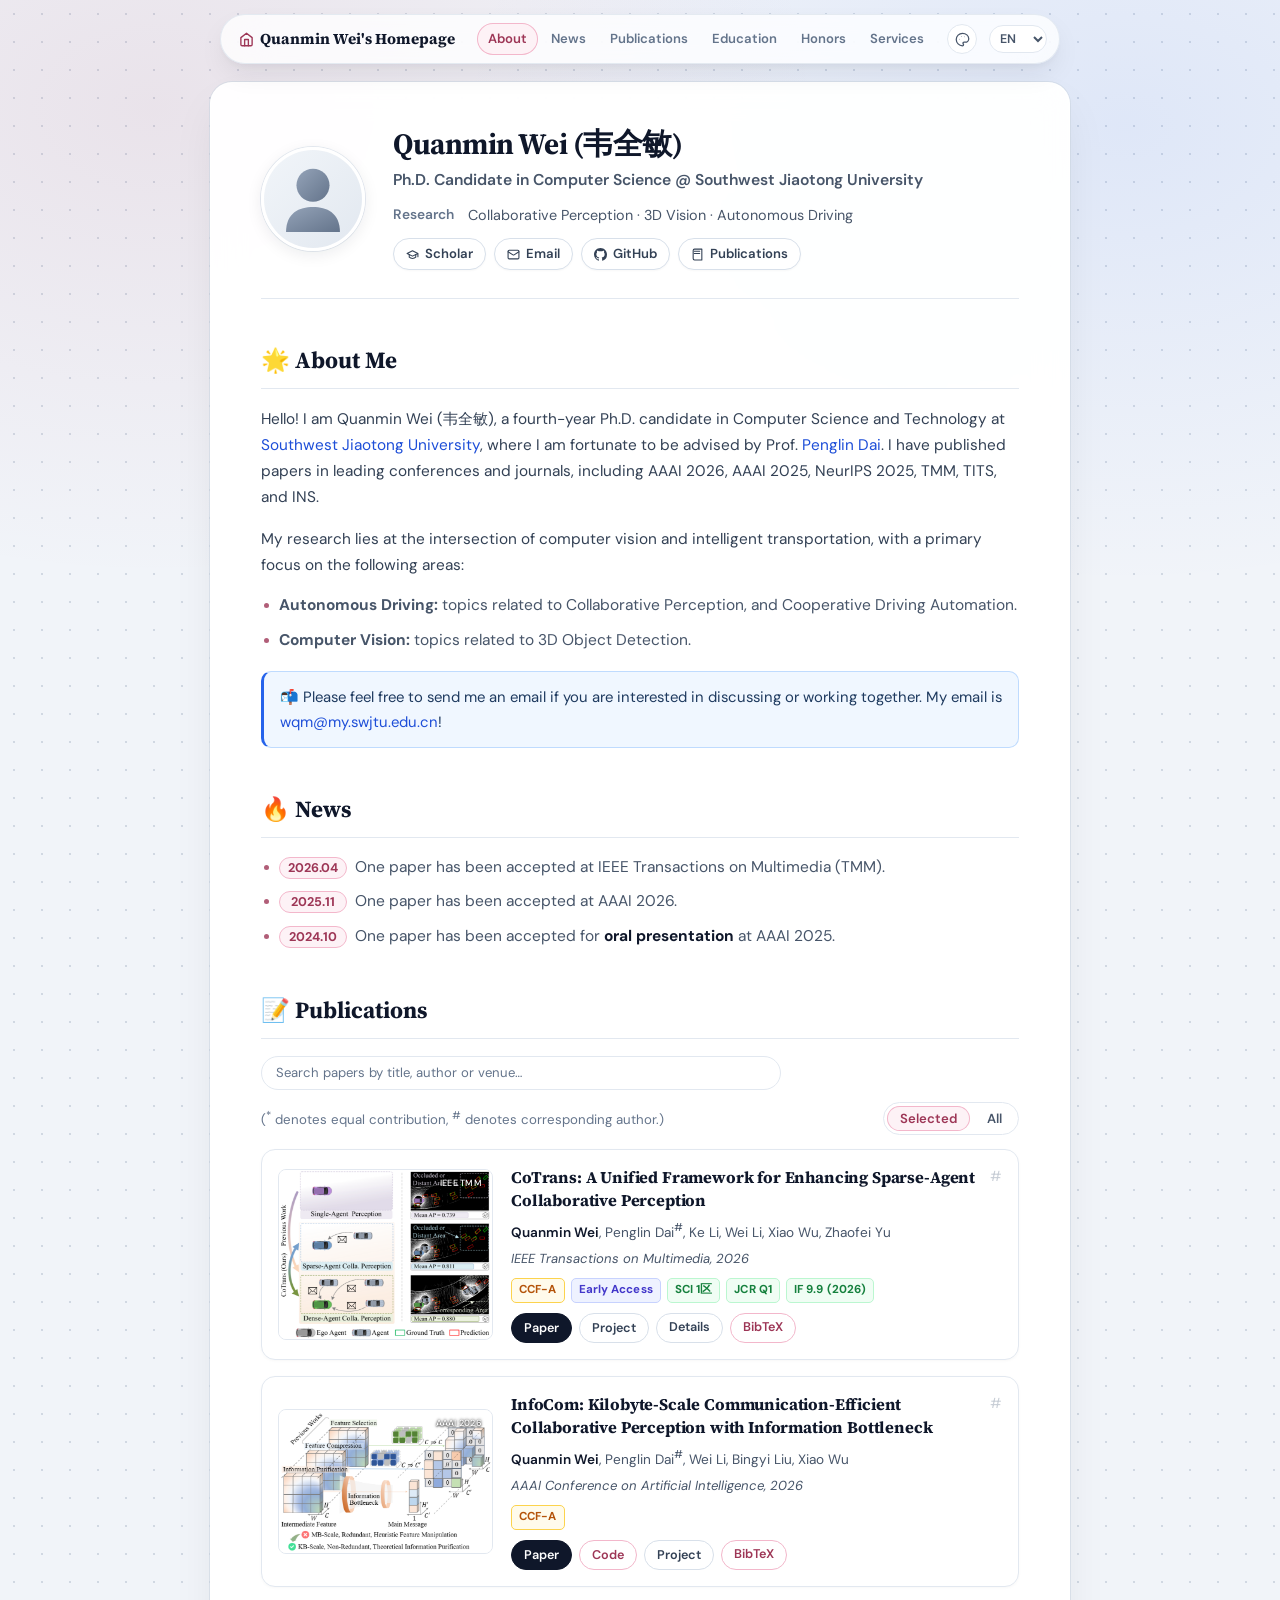
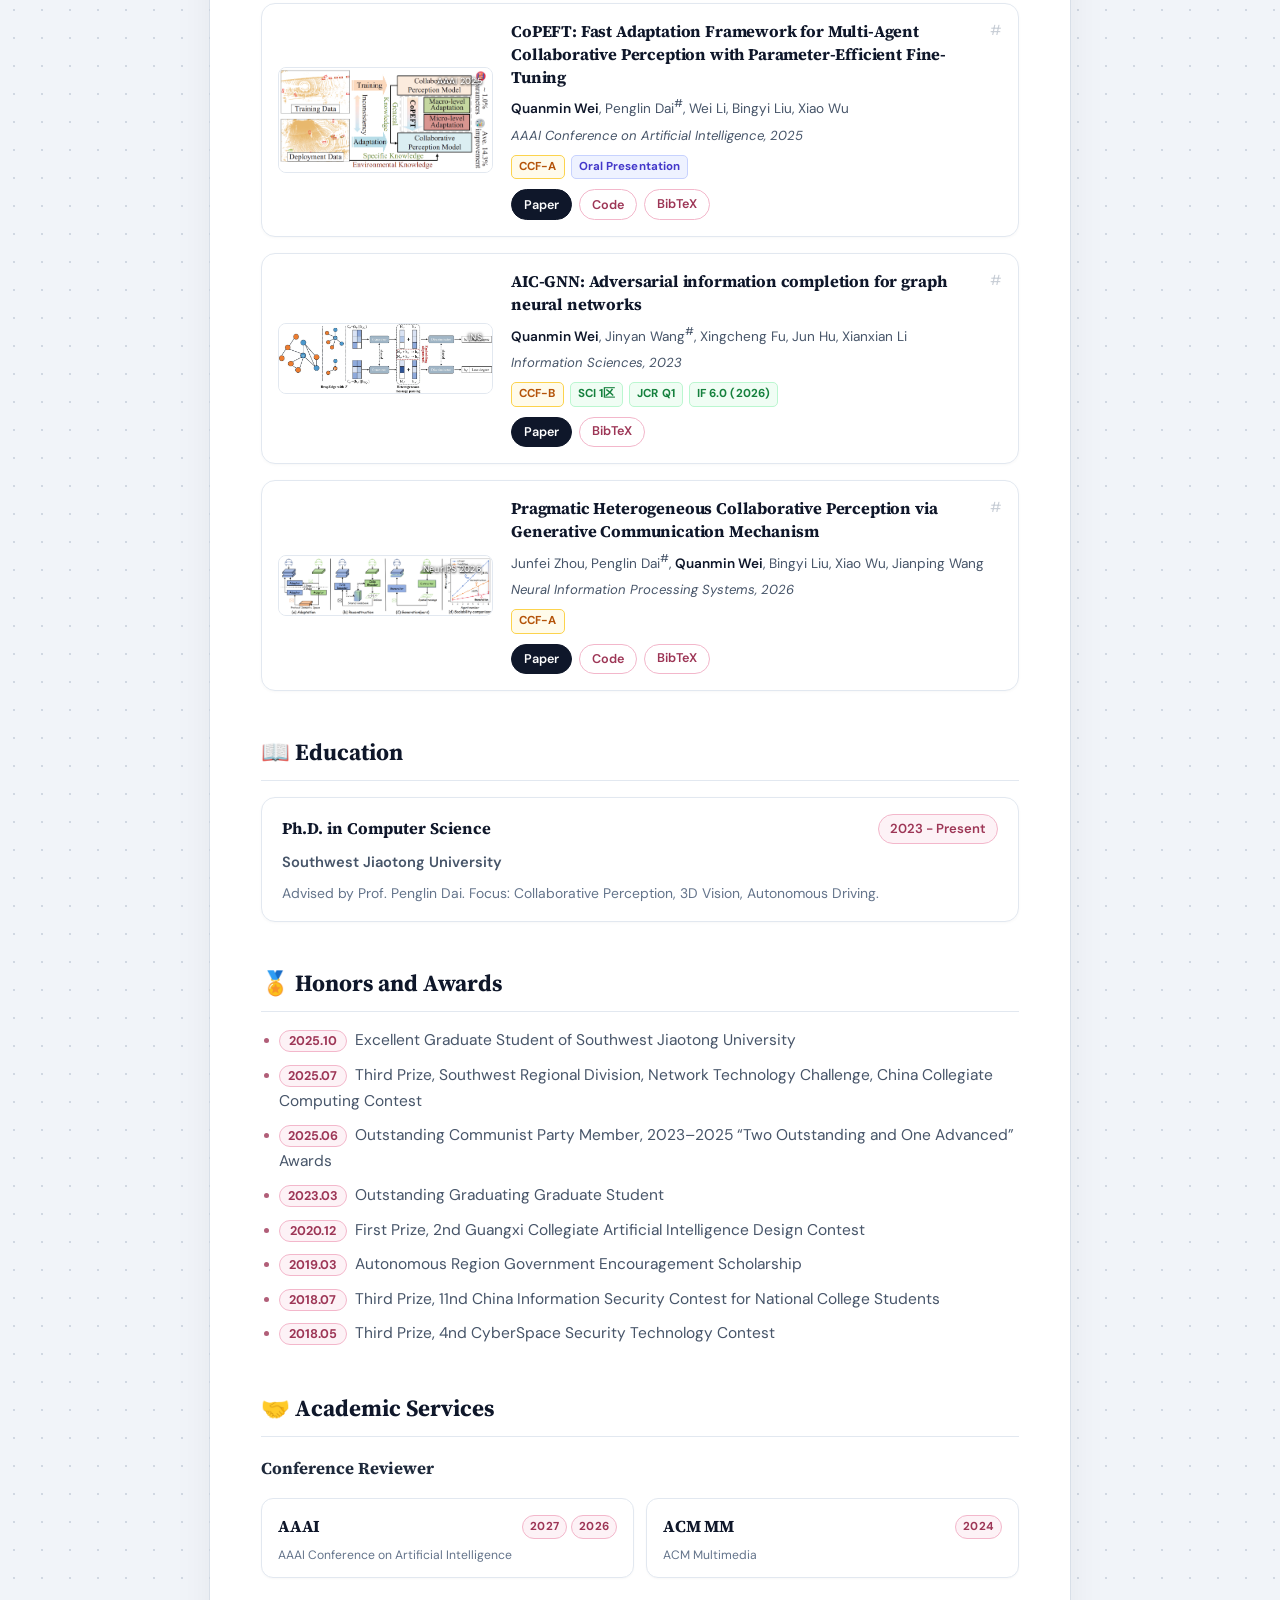
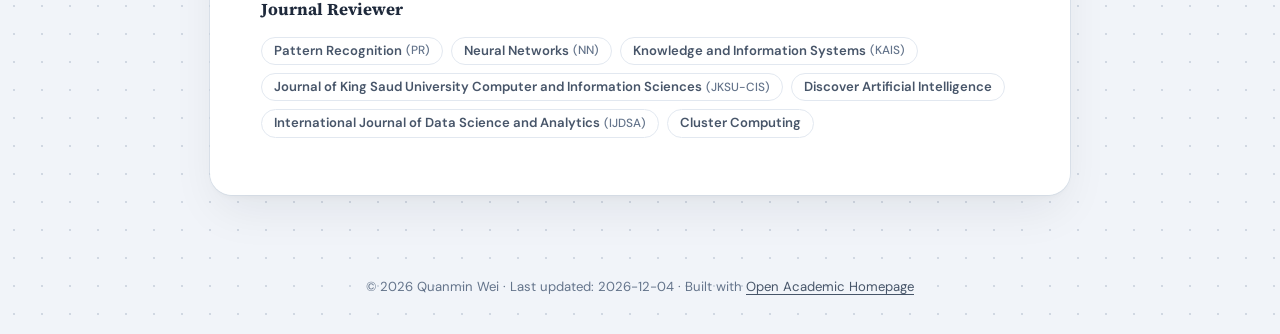
<file: index.html>
<!DOCTYPE html>
<html lang="en">
<head>
  <meta charset="UTF-8">
  <meta name="viewport" content="width=device-width, initial-scale=1.0">
  
  <!-- Page Title & Meta Information -->
  <title>Academic Homepage</title>
  <meta name="description" content="Personal academic homepage.">
  <meta name="author" content="">

  <!-- Open Graph / Social Media Meta Tags -->
  <meta property="og:title" content="Academic Homepage">
  <meta property="og:description" content="Personal academic homepage with publications, research interests, and news.">
  <meta property="og:type" content="website">
  <meta property="og:image" content="images/og-image.png">

  <!-- Favicon -->
  <link rel="icon" type="image/svg+xml" href="favicon.svg">

  <!-- Google Fonts: DM Sans (Body) & Source Serif 4 (Headings) -->
  <link rel="preconnect" href="https://fonts.googleapis.com">
  <link rel="preconnect" href="https://fonts.gstatic.com" crossorigin>
  <link href="https://fonts.googleapis.com/css2?family=DM+Sans:ital,opsz,wght@0,9..40,400;0,9..40,500;0,9..40,600;0,9..40,700;1,9..40,400&family=Source+Serif+4:ital,opsz,wght@0,8..60,600;0,8..60,700;1,8..60,400&display=swap" rel="stylesheet">

  <!-- (Optional) Analytics: GoatCounter, Google Analytics, Umami, etc. -->
  <!--
  <script data-goatcounter="https://YOUR_CODE.goatcounter.com/count" async src="https://gc.zgo.at/count.js"></script>
  -->

  <link rel="stylesheet" href="assets/css/style.css">
</head>
<body>
  <!-- Sticky Top Glassmorphism Navigation -->
  <nav class="site-nav" aria-label="Main Navigation">
    <div class="nav-inner">
      <a href="#" class="nav-brand" aria-label="Back to top">
        <svg width="15" height="15" viewBox="0 0 24 24" fill="none" stroke="currentColor" stroke-width="2.2" stroke-linecap="round" stroke-linejoin="round">
          <path d="m3 9 9-7 9 7v11a2 2 0 0 1-2 2H5a2 2 0 0 1-2-2z"/>
          <polyline points="9 22 9 12 15 12 15 22"/>
        </svg>
        <span></span>
      </a>
      <div class="nav-links"></div>
    </div>
  </nav>

  <!-- Central Single-Column Content -->
  <main class="main-container">
    <header class="profile-header" id="profile-header"></header>
    <div id="main-content"></div>
  </main>

  <!-- Site Footer -->
  <footer class="site-footer">
    <p>© <span id="current-year"></span> · Built with <a href="https://github.com/Laip11/academic-homepage-template" target="_blank" rel="noopener noreferrer">Academic Homepage Template</a></p>
  </footer>

  <script src="assets/js/site.js"></script>
</body>
</html>
</file>
<file: assets/css/style.css>
/* ==========================================================================
       THEME & DESIGN SYSTEM TOKENS
       Easily switch your personal theme by changing these color variables.
       ========================================================================== */
    :root {
      --font-body: "DM Sans", system-ui, -apple-system, "Segoe UI", sans-serif;
      --font-heading: "Source Serif 4", Georgia, "Times New Roman", serif;
      --primary-text: #0f172a;
      --secondary-text: #475569;
      --muted-text: #64748b;

      /* Default theme: Burgundy / Crimson Red.
         Other themes are applied via body[data-theme="..."] below. */
      --accent-color: #9d3656;
      --accent-hover: #b84368;
      --accent-bg: #fdf2f6;
      --accent-border: #f3b7cb;

      --link-color: #1d4ed8;
      --border-color: #cbd5e1;
      --border-light: #e2e8f0;
      --bg-page: #f1f4f9;
      --card-bg: #ffffff;
      --card-inner-bg: #ffffff;
      --callout-bg: #f0f7ff;
      --callout-border: #bfdbfe;
      --callout-text: #1e3a5f;
      --max-width: 860px;

      /* Background glow RGB channels (used by the radial gradients below) */
      --glow-a: 157, 54, 86;
      --glow-b: 37, 99, 235;
      --glow-c: 99, 102, 241;
    }

    body[data-theme="academic-blue"] {
      --accent-color: #1d4ed8;
      --accent-hover: #2563eb;
      --accent-bg: #eff6ff;
      --accent-border: #bfdbfe;
      --glow-a: 37, 99, 235;
      --glow-b: 157, 54, 86;
      --glow-c: 124, 58, 237;
    }

    body[data-theme="forest-green"] {
      --accent-color: #1e6b52;
      --accent-hover: #2d8a6b;
      --accent-bg: #f0fdf4;
      --accent-border: #bbf7d0;
      --glow-a: 30, 107, 82;
      --glow-b: 37, 99, 235;
      --glow-c: 99, 102, 241;
    }

    body[data-theme="slate"] {
      --accent-color: #27272a;
      --accent-hover: #3f3f46;
      --accent-bg: #f4f4f5;
      --accent-border: #e4e4e7;
      --glow-a: 39, 39, 42;
      --glow-b: 71, 85, 105;
      --glow-c: 100, 116, 139;
    }

    * {
      box-sizing: border-box;
    }

    html {
      scroll-behavior: smooth;
    }

    body {
      margin: 0;
      padding: 0;
      font-family: var(--font-body);
      font-size: 15.5px;
      color: var(--secondary-text);
      line-height: 1.7;
      background-color: var(--bg-page);
      background-image:
        radial-gradient(at 12% 12%, rgba(var(--glow-a), 0.09) 0px, transparent 42%),
        radial-gradient(at 88% 14%, rgba(var(--glow-b), 0.09) 0px, transparent 42%),
        radial-gradient(at 50% 60%, rgba(var(--glow-c), 0.05) 0px, transparent 50%),
        radial-gradient(rgba(148, 163, 184, 0.35) 1.2px, transparent 1.2px);
      background-size: 100% 100%, 100% 100%, 100% 100%, 28px 28px;
      background-attachment: fixed, fixed, fixed, scroll;
      -webkit-font-smoothing: antialiased;
      min-height: 100vh;
    }

    /* ==========================================================================
       FLOATING DYNAMIC ISLAND NAVIGATION (APPLE / LINEAR STYLE)
       ========================================================================== */
    .site-nav {
      position: sticky;
      top: 14px;
      z-index: 100;
      width: fit-content;
      max-width: min(calc(100% - 28px), var(--max-width));
      margin: 0 auto;
      background: rgba(255, 255, 255, 0.78);
      -webkit-backdrop-filter: blur(24px) saturate(160%);
      backdrop-filter: blur(24px) saturate(160%);
      border: 1px solid rgba(226, 232, 240, 0.9);
      border-radius: 999px;
      box-shadow:
        0 4px 6px -1px rgba(15, 23, 42, 0.04),
        0 12px 28px -4px rgba(15, 23, 42, 0.08);
      padding: 5px 8px;
      transition: all 0.25s cubic-bezier(0.16, 1, 0.3, 1);
    }

    .nav-inner {
      display: flex;
      align-items: center;
      justify-content: space-between;
      gap: 12px;
      height: 38px;
      padding: 0 4px;
    }

    .nav-brand {
      display: inline-flex;
      align-items: center;
      gap: 6px;
      font-family: var(--font-heading);
      font-weight: 700;
      font-size: 0.95rem;
      color: var(--primary-text);
      text-decoration: none;
      white-space: nowrap;
      padding: 4px 10px 4px 6px;
      border-radius: 999px;
      transition: color 0.18s ease;
    }

    .nav-brand svg {
      flex-shrink: 0;
      color: var(--accent-color);
      transition: transform 0.2s ease;
    }

    .nav-brand:hover {
      color: var(--accent-color);
      text-decoration: none;
    }

    .nav-brand:hover svg {
      transform: scale(1.1);
    }

    .nav-links {
      display: flex;
      align-items: center;
      gap: 2px;
      overflow-x: auto;
      scrollbar-width: none;
      -webkit-overflow-scrolling: touch;
    }

    .nav-links::-webkit-scrollbar {
      display: none;
    }

    .nav-links a {
      padding: 5px 11px;
      font-size: 0.82rem;
      font-weight: 600;
      color: #64748b;
      border-radius: 999px;
      text-decoration: none;
      white-space: nowrap;
      transition: all 0.2s cubic-bezier(0.16, 1, 0.3, 1);
    }

    .nav-links a:hover {
      color: var(--primary-text);
      background: rgba(15, 23, 42, 0.05);
      text-decoration: none;
    }

    .nav-links a.active {
      color: var(--accent-color);
      background: var(--accent-bg);
      box-shadow: inset 0 0 0 1px var(--accent-border);
      text-decoration: none;
    }

    .theme-toggle {
      display: inline-flex;
      align-items: center;
      justify-content: center;
      width: 30px;
      height: 30px;
      flex-shrink: 0;
      border-radius: 50%;
      border: 1px solid var(--border-light);
      background: #ffffff;
      color: var(--secondary-text);
      cursor: pointer;
      transition: all 0.18s ease;
    }

    .theme-toggle svg {
      width: 15px;
      height: 15px;
    }

    .theme-toggle:hover,
    .theme-toggle:focus-visible {
      color: var(--accent-color);
      background: var(--accent-bg);
      border-color: var(--accent-border);
      outline: none;
    }

    .lang-select {
      height: 28px;
      max-width: 84px;
      flex-shrink: 0;
      border-radius: 999px;
      border: 1px solid var(--border-light);
      background: #ffffff;
      color: var(--secondary-text);
      font-family: var(--font-body);
      font-size: 0.78rem;
      font-weight: 600;
      padding: 0 6px;
      cursor: pointer;
      transition: all 0.18s ease;
    }

    .lang-select:hover,
    .lang-select:focus-visible {
      color: var(--accent-color);
      background: var(--accent-bg);
      border-color: var(--accent-border);
      outline: none;
    }

    .lang-select option {
      background: #ffffff;
      color: #334155;
    }

    /* ==========================================================================
       MAIN CONTAINER CARD (SCHEME A FROSTED GLASS)
       ========================================================================== */
    .main-container {
      max-width: var(--max-width);
      margin: 32px auto 48px;
      padding: 44px 50px 52px;
      background: rgba(255, 255, 255, 0.96);
      -webkit-backdrop-filter: blur(16px);
      backdrop-filter: blur(16px);
      border: 1px solid rgba(255, 255, 255, 0.95);
      border-radius: 22px;
      box-shadow:
        0 0 0 1px rgba(203, 213, 225, 0.6),
        0 4px 6px -1px rgba(15, 23, 42, 0.03),
        0 20px 48px -8px rgba(15, 23, 42, 0.08);
      position: relative;
    }

    .profile-header {
      display: flex;
      gap: 28px;
      align-items: center;
      margin-bottom: 32px;
      padding-bottom: 28px;
      border-bottom: 1px solid var(--border-light);
    }

    .profile-avatar {
      width: 104px;
      height: 104px;
      object-fit: cover;
      border-radius: 50%;
      border: 3px solid #ffffff;
      box-shadow: 0 4px 16px rgba(15, 23, 42, 0.08), 0 0 0 1px rgba(226, 232, 240, 0.8);
      flex-shrink: 0;
      transition: transform 0.25s ease;
    }

    .profile-avatar:hover {
      transform: scale(1.03);
    }

    .profile-name {
      margin: 0;
      line-height: 1.15;
      font-family: var(--font-heading);
      font-size: 1.85rem;
      color: var(--primary-text);
      letter-spacing: -0.015em;
    }

    .profile-role {
      margin: 6px 0 5px;
      color: var(--secondary-text);
      font-weight: 600;
      font-size: 0.98rem;
    }

    .profile-meta {
      display: grid;
      grid-template-columns: max-content minmax(0, 1fr);
      column-gap: 14px;
      row-gap: 5px;
      margin-top: 10px;
    }

    .profile-meta-row {
      display: contents;
    }

    .profile-meta-label {
      color: var(--muted-text);
      font-size: 0.86rem;
      font-weight: 600;
      line-height: 1.5;
      white-space: nowrap;
    }

    .profile-meta-value {
      color: var(--secondary-text);
      font-size: 0.9rem;
      line-height: 1.55;
      overflow-wrap: anywhere;
    }

    .profile-meta-value a {
      color: var(--link-color);
      text-decoration: none;
    }

    .profile-meta-value a:hover {
      text-decoration: underline;
    }

    .profile-links-block {
      margin-top: 12px;
    }

    .profile-links-block .quick-links {
      margin-top: 10px;
    }

    .quick-links {
      display: flex;
      flex-wrap: wrap;
      gap: 8px;
      margin-top: 14px;
    }

    .quick-link {
      display: inline-flex;
      align-items: center;
      gap: 6px;
      padding: 4px 12px;
      border-radius: 999px;
      font-size: 0.82rem;
      font-weight: 600;
      border: 1px solid #d8e0ea;
      background: #ffffff;
      color: #334155;
      text-decoration: none;
      box-shadow: 0 1px 2px rgba(0, 0, 0, 0.03);
      transition: all 0.18s ease;
    }

    .quick-link svg {
      flex-shrink: 0;
      color: inherit;
    }

    .quick-link:hover {
      border-color: var(--accent-border);
      background: var(--accent-bg);
      color: var(--accent-color);
      transform: translateY(-1px);
      box-shadow: 0 3px 8px rgba(157, 54, 86, 0.12);
      text-decoration: none;
    }

    /* ==========================================================================
       SECTION HEADINGS & TYPOGRAPHY
       ========================================================================== */
    h1, h2, h3 {
      color: var(--primary-text);
      font-family: var(--font-heading);
      font-weight: 700;
    }

    .section-title {
      font-family: var(--font-heading);
      font-size: 1.45rem;
      font-weight: 700;
      color: var(--primary-text);
      margin-top: 42px;
      margin-bottom: 16px;
      padding-bottom: 8px;
      border-bottom: 1.5px solid var(--border-light);
      position: relative;
      display: flex;
      align-items: center;
      gap: 8px;
      scroll-margin-top: 88px;
    }

    .subsection-title {
      font-size: 1.15rem;
      border-bottom: none;
      margin-top: 24px;
      margin-bottom: 12px;
      padding-bottom: 0;
    }

    a {
      color: var(--link-color);
      text-decoration: none;
    }

    a:hover {
      text-decoration: underline;
    }

    .lead {
      font-size: 0.96rem;
      color: #334155;
      margin-top: 8px;
      line-height: 1.7;
    }

    .collab-callout {
      margin: 18px 0 0;
      padding: 13px 16px;
      border: 1px solid var(--callout-border);
      border-left: 3.5px solid #2563eb;
      border-radius: 10px;
      background: var(--callout-bg);
      color: var(--callout-text);
      font-size: 0.93rem;
      line-height: 1.65;
    }

    /* ==========================================================================
       MODERN LIST (NEWS, HONORS, SERVICES)
       ========================================================================== */
    .modern-list {
      list-style: none;
      padding-left: 0;
      margin: 0;
    }

    .modern-list li {
      position: relative;
      padding-left: 18px;
      margin-bottom: 9px;
      line-height: 1.65;
      color: var(--secondary-text);
    }

    .modern-list li::before {
      content: "";
      position: absolute;
      left: 3px;
      top: 10px;
      width: 5px;
      height: 5px;
      border-radius: 50%;
      background: var(--accent-color);
      opacity: 0.8;
    }

    .modern-list-date {
      display: inline-block;
      font-size: 0.79rem;
      font-weight: 700;
      color: var(--accent-color);
      background: var(--accent-bg);
      border: 1px solid var(--accent-border);
      padding: 1px 7px;
      border-radius: 999px;
      margin-right: 8px;
      line-height: 1.4;
      white-space: nowrap;
      vertical-align: middle;
      text-align: center;
      font-variant-numeric: tabular-nums;
      font-feature-settings: "tnum" 1;
    }

    .modern-list-date.is-date-compact {
      width: 5.35em;
      overflow: hidden;
    }

    .modern-list-content {
      display: inline;
    }

    .modern-list-content strong {
      color: var(--primary-text);
    }

    /* ==========================================================================
       EXPERIENCE & EDUCATION CARDS
       ========================================================================== */
    .exp-card {
      background: #ffffff;
      border: 1px solid var(--border-light);
      border-radius: 14px;
      padding: 16px 20px;
      margin-bottom: 14px;
      transition: all 0.22s cubic-bezier(0.16, 1, 0.3, 1);
      display: flex;
      flex-direction: column;
      gap: 6px;
      box-shadow: 0 1px 3px rgba(15, 23, 42, 0.03);
    }

    .exp-card:hover {
      transform: translateY(-2px);
      border-color: #cbd5e1;
      box-shadow: 0 8px 22px -4px rgba(15, 23, 42, 0.08);
    }

    .exp-header {
      display: flex;
      justify-content: space-between;
      align-items: center;
    }

    .exp-title {
      font-family: var(--font-heading);
      font-size: 1.02rem;
      font-weight: 700;
      color: var(--primary-text);
    }

    .exp-date {
      font-size: 0.82rem;
      color: var(--accent-color);
      background: var(--accent-bg);
      border: 1px solid var(--accent-border);
      padding: 3px 11px;
      border-radius: 999px;
      font-weight: 600;
      white-space: nowrap;
    }

    .exp-org {
      font-size: 0.92rem;
      font-weight: 600;
      color: var(--secondary-text);
      display: inline-flex;
      align-items: center;
      gap: 8px;
      flex-wrap: wrap;
    }

    .company-logo {
      width: 20px;
      height: 20px;
      object-fit: contain;
      border-radius: 4px;
      background: #fff;
      border: 1px solid #e2e8f0;
      padding: 2px;
      flex-shrink: 0;
    }

    .exp-desc {
      font-size: 0.87rem;
      color: var(--muted-text);
      line-height: 1.55;
      margin-top: 2px;
    }

    /* ==========================================================================
       WORKING PAPERS / PREPRINT MINI CARDS
       ========================================================================== */
    .mini-card {
      background: #ffffff;
      border: 1px solid var(--border-light);
      border-left: 4px solid var(--accent-color);
      border-radius: 12px;
      padding: 14px 18px;
      margin-bottom: 12px;
      transition: all 0.22s cubic-bezier(0.16, 1, 0.3, 1);
      box-shadow: 0 1px 3px rgba(15, 23, 42, 0.03);
    }

    .mini-card:hover {
      transform: translateX(4px);
      box-shadow: 0 6px 18px -3px rgba(15, 23, 42, 0.08);
      border-left-color: var(--accent-hover);
      border-color: #cbd5e1;
    }

    .mini-card-title {
      font-family: var(--font-heading);
      font-size: 0.94rem;
      font-weight: 600;
      color: var(--primary-text);
      margin-bottom: 4px;
      line-height: 1.4;
    }

    .mini-card-authors {
      font-size: 0.84rem;
      color: var(--secondary-text);
      line-height: 1.5;
    }

    .mini-card-authors strong {
      color: var(--primary-text);
    }

    .mini-card-status {
      font-size: 0.8rem;
      color: var(--muted-text);
      margin-top: 3px;
    }

    /* ==========================================================================
       BENTO GRID FOR ACADEMIC SERVICES
       ========================================================================== */
    .service-grid {
      display: grid;
      grid-template-columns: repeat(2, 1fr);
      gap: 12px;
      margin-top: 14px;
    }

    .service-tile {
      background: #ffffff;
      border: 1px solid var(--border-light);
      border-radius: 12px;
      padding: 13px 16px;
      display: flex;
      flex-direction: column;
      justify-content: center;
      gap: 6px;
      min-height: 80px;
      transition: all 0.22s cubic-bezier(0.16, 1, 0.3, 1);
      box-shadow: 0 1px 2px rgba(15, 23, 42, 0.03);
    }

    .service-tile:hover {
      transform: translateY(-2px);
      box-shadow: 0 6px 18px -2px rgba(15, 23, 42, 0.08);
      border-color: #cbd5e1;
    }

    .tile-header {
      display: flex;
      align-items: center;
      justify-content: space-between;
      gap: 8px;
    }

    .tile-conf-name {
      font-family: var(--font-heading);
      font-weight: 700;
      font-size: 1.05rem;
      color: #0f172a;
      letter-spacing: -0.01em;
    }

    .tile-years {
      display: flex;
      align-items: center;
      gap: 4px;
      flex-wrap: wrap;
      justify-content: flex-end;
    }

    .tile-year-pill {
      display: inline-flex;
      align-items: center;
      gap: 2px;
      padding: 1.5px 7px;
      background: var(--accent-bg);
      border: 1px solid var(--accent-border);
      color: var(--accent-color);
      border-radius: 999px;
      font-size: 0.72rem;
      font-weight: 700;
      letter-spacing: 0.02em;
    }

    .tile-year-pill small {
      font-size: 0.65rem;
      font-weight: 500;
      opacity: 0.85;
    }

    .tile-full-name {
      font-size: 0.76rem;
      color: #64748b;
      line-height: 1.35;
    }

    /* Journal chips & workshop rows (services.other) */
    .journal-grid {
      display: flex;
      flex-wrap: wrap;
      gap: 8px;
      margin-bottom: 4px;
    }

    .journal-chip {
      display: inline-flex;
      align-items: center;
      gap: 4px;
      max-width: 100%;
      padding: 4px 12px;
      background: #ffffff;
      border: 1px solid var(--border-light);
      border-radius: 999px;
      color: var(--secondary-text);
      font-size: 0.82rem;
      font-weight: 600;
      line-height: 1.4;
      text-decoration: none;
      transition: all 0.18s ease;
    }

    .journal-chip:hover {
      background: var(--accent-bg);
      border-color: var(--accent-border);
      color: var(--accent-color);
    }

    .journal-chip-abbr {
      color: var(--muted-text);
      font-size: 0.74rem;
      font-weight: 500;
    }

    .workshop-list {
      display: flex;
      flex-direction: column;
      gap: 9px;
      margin-bottom: 4px;
    }

    .workshop-item {
      display: flex;
      flex-wrap: wrap;
      align-items: baseline;
      gap: 4px 8px;
      padding: 9px 14px;
      background: #ffffff;
      border: 1px solid var(--border-light);
      border-left: 3px solid var(--accent-color);
      border-radius: 8px;
      color: var(--secondary-text);
      font-size: 0.87rem;
      line-height: 1.5;
    }

    .workshop-name {
      color: var(--primary-text);
      font-weight: 600;
    }

    .workshop-meta {
      color: var(--muted-text);
      font-size: 0.8rem;
    }

    @media (max-width: 600px) {
      .service-grid {
        grid-template-columns: 1fr;
      }
    }

    /* Grants & funded projects */
    .grants-list {
      display: flex;
      flex-direction: column;
      gap: 11px;
    }

    .grants-item {
      padding: 12px 16px;
      background: var(--card-bg);
      border: 1px solid var(--border-light);
      border-left: 3px solid var(--accent-color);
      border-radius: 10px;
      box-shadow: 0 1px 3px rgba(15, 23, 42, 0.03);
    }

    .grants-head {
      display: flex;
      align-items: center;
      justify-content: space-between;
      gap: 8px;
      margin-bottom: 5px;
    }

    .grants-type {
      font-size: 0.72rem;
      font-weight: 700;
      letter-spacing: 0.05em;
      text-transform: uppercase;
      color: var(--accent-color);
      background: var(--accent-bg);
      border: 1px solid var(--accent-border);
      border-radius: 4px;
      padding: 1px 7px;
    }

    .grants-status {
      font-size: 0.72rem;
      font-weight: 700;
      border-radius: 999px;
      padding: 1px 9px;
      white-space: nowrap;
    }

    .grants-status.is-active {
      color: #15803d;
      background: #f0fdf4;
      border: 1px solid #bbf7d0;
    }

    .grants-status.is-completed {
      color: #4b5563;
      background: #f3f4f6;
      border: 1px solid #d1d5db;
    }

    .grants-title {
      color: var(--primary-text);
      font-family: var(--font-heading);
      font-size: 0.96rem;
      font-weight: 700;
      line-height: 1.45;
      text-decoration: none;
    }

    .grants-title:hover {
      color: var(--accent-color);
      text-decoration: underline;
      text-underline-offset: 3px;
    }

    .grants-meta {
      margin-top: 5px;
      color: var(--muted-text);
      font-size: 0.82rem;
      line-height: 1.5;
    }

    /* ==========================================================================
       PUBLICATIONS & PAPER CARDS
       ========================================================================== */
    .publications-toolbar {
      display: flex;
      align-items: center;
      justify-content: space-between;
      gap: 12px;
      margin-bottom: 14px;
      flex-wrap: wrap;
    }

    .muted-note {
      font-size: 0.83rem;
      color: var(--muted-text);
      margin: 0;
    }

    .publications-search-row {
      display: flex;
      justify-content: flex-start;
      margin-bottom: 12px;
    }

    .paper-search {
      height: 34px;
      width: 100%;
      max-width: 520px;
      min-width: 0;
      padding: 4px 14px;
      border: 1px solid var(--border-light);
      border-radius: 999px;
      background: #ffffff;
      color: var(--primary-text);
      font-family: var(--font-body);
      font-size: 0.82rem;
      outline: none;
      transition: all 0.18s ease;
    }

    .paper-search::placeholder {
      color: var(--muted-text);
    }

    .paper-search:focus {
      border-color: var(--accent-border);
      box-shadow: 0 0 0 3px var(--accent-bg);
    }

    .paper-toggle {
      display: inline-flex;
      align-items: center;
      gap: 4px;
      padding: 3px;
      border: 1px solid var(--border-light);
      border-radius: 999px;
      background: var(--card-inner-bg);
    }

    .paper-toggle-btn {
      border: none;
      background: transparent;
      color: var(--secondary-text);
      font-family: inherit;
      font-size: 0.82rem;
      font-weight: 600;
      padding: 4px 13px;
      border-radius: 999px;
      cursor: pointer;
      transition: all 0.16s ease;
    }

    .paper-toggle-btn:hover {
      color: var(--accent-color);
    }

    .paper-toggle-btn.is-active {
      background: var(--accent-bg);
      color: var(--accent-color);
      box-shadow: inset 0 0 0 1px var(--accent-border);
    }

    .publications-container.is-selected-only .paper-card:not([data-selected="true"]) {
      display: none;
    }

    #published-papers .paper-card.is-filtered-out {
      display: none !important;
    }

    .paper-no-results {
      margin: 8px 0 18px;
      padding: 18px;
      border: 1px dashed var(--border-color);
      border-radius: 12px;
      text-align: center;
      color: var(--muted-text);
      font-size: 0.9rem;
    }

    .paper-year-divider {
      display: flex;
      align-items: center;
      gap: 12px;
      margin: 22px 0 9px;
      color: var(--accent-color);
      font-size: 0.8rem;
      font-weight: 700;
      letter-spacing: 0.08em;
      text-transform: uppercase;
    }

    .paper-year-divider::before,
    .paper-year-divider::after {
      content: "";
      flex: 1;
      height: 1px;
      background: var(--border-light);
    }

    .paper-year-divider[hidden] {
      display: none;
    }

    .paper-card {
      display: flex;
      flex-direction: row;
      align-items: center;
      scroll-margin-top: 96px;
      background: #ffffff;
      border: 1px solid var(--border-light);
      border-radius: 14px;
      padding: 16px;
      margin-bottom: 16px;
      transition: all 0.25s cubic-bezier(0.16, 1, 0.3, 1);
      box-shadow: 0 1px 3px rgba(15, 23, 42, 0.03);
      gap: 18px;
    }

    .paper-card:hover {
      box-shadow: 0 8px 24px -4px rgba(15, 23, 42, 0.08);
      transform: translateY(-2px);
      border-color: #cbd5e1;
    }

    .paper-image-container {
      flex: 0 0 215px;
      position: relative;
      border-radius: 8px;
      overflow: hidden;
      border: 1px solid var(--border-light);
      background: #ffffff;
    }

    .paper-venue-corner {
      position: absolute;
      top: 6px;
      right: 6px;
      z-index: 2;
      max-width: calc(100% - 12px);
      padding: 0 4px;
      overflow: hidden;
      white-space: nowrap;
      text-overflow: ellipsis;
      background: transparent;
      border: 0;
      color: #ffffff;
      font-size: 0.56rem;
      font-weight: 500;
      letter-spacing: 0.03em;
      text-shadow:
        0 0 3px rgba(0, 0, 0, 0.9),
        0 1px 2px rgba(0, 0, 0, 0.65);
      pointer-events: none;
    }

    .paper-image-container img {
      width: 100%;
      height: auto;
      display: block;
      transition: transform 0.4s ease;
    }

    .paper-card:hover .paper-image-container img {
      transform: scale(1.02);
    }

    .paper-content {
      flex: 1;
      display: flex;
      flex-direction: column;
      gap: 7px;
    }

    .paper-title {
      font-family: var(--font-heading);
      font-size: 1.02rem;
      font-weight: 700;
      color: var(--primary-text);
      line-height: 1.4;
      letter-spacing: -0.01em;
    }

    .paper-title-row {
      display: flex;
      align-items: flex-start;
      gap: 8px;
    }

    .paper-title-row .paper-title {
      flex: 1;
    }

    .paper-anchor {
      flex-shrink: 0;
      color: var(--muted-text);
      font-family: var(--font-body);
      font-size: 0.9rem;
      line-height: 1.4;
      text-decoration: none;
      opacity: 0.35;
      transition: all 0.15s ease;
    }

    .paper-anchor:hover {
      color: var(--accent-color);
      opacity: 1;
    }

    .paper-authors {
      font-size: 0.85rem;
      color: var(--secondary-text);
      line-height: 1.55;
    }

    .paper-authors strong {
      color: var(--primary-text);
      font-weight: 600;
    }

    .paper-venue-full {
      color: var(--secondary-text);
      font-size: 0.82rem;
      font-style: italic;
      line-height: 1.5;
      overflow-wrap: anywhere;
    }

    .paper-meta {
      display: flex;
      align-items: center;
      gap: 6px;
      margin-top: 2px;
      flex-wrap: wrap;
    }

    .paper-meta .ccf-badge,
    .paper-meta .tag-badge,
    .paper-meta .metric-badge {
      padding: 1.5px 7px;
      border-radius: 5px;
      font-size: 0.72rem;
      letter-spacing: 0.1px;
    }

    .conf-badge {
      background: var(--accent-bg);
      color: var(--accent-color);
      border: 1px solid var(--accent-border);
      padding: 2.5px 9px;
      border-radius: 6px;
      font-size: 0.82rem;
      font-weight: 600;
      letter-spacing: 0.3px;
    }

    .ccf-badge {
      background: #fffbeb;
      color: #b45309;
      border: 1px solid #fcd34d;
      padding: 2.5px 8px;
      border-radius: 6px;
      font-size: 0.78rem;
      font-weight: 700;
      letter-spacing: 0.3px;
    }

    .paper-links {
      margin-top: 3px;
      display: flex;
      gap: 7px;
      flex-wrap: wrap;
    }

    .paper-btn {
      display: inline-flex;
      align-items: center;
      padding: 3.5px 12px;
      border: 1px solid #d8e0ea;
      border-radius: 999px;
      font-size: 0.79rem;
      font-weight: 600;
      color: #334155;
      text-decoration: none;
      background: #fff;
      transition: all 0.18s ease;
      gap: 5px;
    }

    .paper-btn:hover {
      background: var(--accent-bg);
      border-color: var(--accent-border);
      color: var(--accent-color);
      text-decoration: none;
    }

    .paper-btn-primary {
      background: #0f172a;
      border-color: #0f172a;
      color: #ffffff;
    }

    .paper-btn-primary:hover {
      background: #1e293b;
      border-color: #1e293b;
      color: #ffffff;
    }

    .paper-btn-secondary {
      background: #fff;
      border-color: var(--accent-border);
      color: var(--accent-color);
    }

    .paper-btn-secondary:hover {
      background: var(--accent-bg);
      border-color: var(--accent-color);
      color: var(--accent-color);
    }

    /* Paper extra badges: CCF / SCI zone / JCR quartile / Impact Factor */
    .tag-badge {
      background: #eef2ff;
      color: #4338ca;
      border: 1px solid #c7d2fe;
      padding: 2.5px 8px;
      border-radius: 6px;
      font-size: 0.78rem;
      font-weight: 700;
      letter-spacing: 0.2px;
    }

    .metric-badge {
      background: #f0fdf4;
      color: #15803d;
      border: 1px solid #bbf7d0;
      padding: 2.5px 8px;
      border-radius: 6px;
      font-size: 0.78rem;
      font-weight: 700;
      letter-spacing: 0.2px;
      white-space: nowrap;
    }

    /* Paper action buttons rendered from BibTeX data */
    button.paper-btn {
      font-family: inherit;
      font-size: 0.79rem;
      line-height: 1.5;
      cursor: pointer;
    }

    a.paper-btn:focus-visible,
    button.paper-btn:focus-visible,
    .bib-modal-close:focus-visible {
      outline: 2px solid var(--accent-color);
      outline-offset: 2px;
    }

    /* Collapsible summary / abstract */
    .paper-detail {
      margin-top: 10px;
      padding: 11px 14px;
      background: #f8fafc;
      border: 1px solid var(--border-light);
      border-left: 3px solid var(--accent-color);
      border-radius: 10px;
      color: #334155;
    }

    .paper-detail[hidden] {
      display: none;
    }

    .paper-detail-section {
      margin-bottom: 9px;
      line-height: 1.6;
    }

    .paper-detail-section:last-child {
      margin-bottom: 0;
    }

    .paper-detail-label {
      display: block;
      font-size: 0.72rem;
      font-weight: 700;
      letter-spacing: 0.06em;
      text-transform: uppercase;
      color: var(--accent-color);
      margin-bottom: 3px;
    }

    .paper-detail-text {
      margin: 0;
      font-size: 0.84rem;
    }

    /* Publications loading / error message */
    .publications-error {
      margin: 8px 0 16px;
      padding: 12px 16px;
      border: 1px solid #fecaca;
      border-radius: 10px;
      background: #fef2f2;
      color: #b91c1c;
      font-size: 0.88rem;
      line-height: 1.6;
    }

    /* BibTeX export modal */
    .bib-modal-overlay {
      position: fixed;
      inset: 0;
      z-index: 1000;
      display: flex;
      align-items: center;
      justify-content: center;
      padding: 20px;
      background: rgba(15, 23, 42, 0.46);
      -webkit-backdrop-filter: blur(6px);
      backdrop-filter: blur(6px);
    }

    .bib-modal-overlay[hidden] {
      display: none;
    }

    .bib-modal-box {
      width: min(680px, 100%);
      max-height: min(78vh, 640px);
      display: flex;
      flex-direction: column;
      overflow: hidden;
      background: #ffffff;
      border: 1px solid rgba(226, 232, 240, 0.9);
      border-radius: 16px;
      box-shadow: 0 24px 70px -12px rgba(15, 23, 42, 0.3);
    }

    .bib-modal-head {
      display: flex;
      align-items: center;
      justify-content: space-between;
      gap: 12px;
      padding: 13px 18px;
      border-bottom: 1px solid var(--border-light);
    }

    .bib-modal-title {
      margin: 0;
      font-family: var(--font-heading);
      font-size: 1rem;
      font-weight: 700;
      color: var(--primary-text);
    }

    .bib-modal-close {
      border: 1px solid var(--border-light);
      background: #ffffff;
      color: var(--secondary-text);
      width: 30px;
      height: 30px;
      border-radius: 50%;
      font-size: 1rem;
      line-height: 1;
      cursor: pointer;
      display: inline-flex;
      align-items: center;
      justify-content: center;
      transition: all 0.16s ease;
    }

    .bib-modal-close:hover {
      background: var(--accent-bg);
      border-color: var(--accent-border);
      color: var(--accent-color);
    }

    .bib-modal-body {
      padding: 15px 18px 18px;
      overflow: auto;
    }

    .bib-pre {
      margin: 0;
      padding: 14px;
      overflow-x: auto;
      background: #f8fafc;
      border: 1px solid var(--border-light);
      border-radius: 10px;
      font-family: "SFMono-Regular", Consolas, "Liberation Mono", Menlo, monospace;
      font-size: 0.78rem;
      line-height: 1.6;
      color: #1e293b;
      white-space: pre-wrap;
      word-break: break-word;
    }

    .bib-modal-actions {
      display: flex;
      justify-content: flex-end;
      gap: 8px;
      margin-top: 14px;
      flex-wrap: wrap;
    }

    /* ==========================================================================
       SCROLL REVEAL ANIMATIONS
       ========================================================================== */
    .reveal {
      opacity: 0;
      transform: translateY(14px);
      transition:
        opacity 0.5s cubic-bezier(0.22, 1, 0.36, 1),
        transform 0.5s cubic-bezier(0.22, 1, 0.36, 1);
      transition-delay: var(--reveal-delay, 0ms);
      will-change: opacity, transform;
    }

    .reveal.is-visible {
      opacity: 1;
      transform: translateY(0);
    }

    @media (prefers-reduced-motion: reduce) {
      .reveal {
        opacity: 1;
        transform: none;
        transition: none;
        will-change: auto;
      }
    }

    /* ==========================================================================
       FOOTER
       ========================================================================== */
    .site-footer {
      max-width: var(--max-width);
      margin: 0 auto 36px;
      padding: 20px 20px 0;
      text-align: center;
      font-size: 0.82rem;
      color: var(--muted-text);
    }

    .site-footer a {
      color: var(--secondary-text);
      text-decoration: underline;
      text-underline-offset: 3px;
    }

    .site-footer a:hover {
      color: var(--accent-color);
    }

    /* ==========================================================================
       RESPONSIVE ADJUSTMENTS
       ========================================================================== */
    @media (max-width: 768px) {
      .site-nav {
        top: 10px;
        width: calc(100% - 20px);
        max-width: calc(100% - 20px);
        padding: 4px 6px;
      }

      .nav-brand span {
        display: none;
      }

      .main-container {
        margin: 14px 12px 32px;
        padding: 24px 18px 36px;
        border-radius: 16px;
      }

      .profile-header {
        flex-direction: column;
        align-items: flex-start;
        gap: 16px;
      }

      .paper-card {
        flex-direction: column;
        align-items: flex-start;
        padding: 14px;
        gap: 12px;
      }

      .paper-image-container {
        flex: 100%;
        width: 100%;
        max-width: 100%;
      }

      .nav-inner {
        padding: 0 14px;
      }
    }

    /* ==========================================================================
       COMPACT PUBLICATION LIST (publicationsView.mode = "compact")
       Reference-style numbered entries: authors, title, venue, tags.
       ========================================================================== */
    .publications-container.is-compact {
      counter-reset: paper-index;
    }

    .publications-container.is-compact .paper-card.paper-ref {
      display: block;
      position: relative;
      margin: 0 0 10px;
      padding: 2px 0 10px 2.1em;
      border: 0;
      border-bottom: 1px solid var(--border-light);
      border-radius: 0;
      background: transparent;
      box-shadow: none;
      counter-increment: paper-index;
    }

    .publications-container.is-compact .paper-card.paper-ref:hover {
      transform: none;
      border-bottom-color: var(--accent-border);
      background: transparent;
      box-shadow: none;
    }

    .publications-container.is-compact .paper-card.paper-ref::before {
      content: counter(paper-index) ".";
      position: absolute;
      left: 0;
      top: 2px;
      color: var(--primary-text);
      font-family: var(--font-body);
      font-weight: 700;
      font-size: 0.92rem;
    }

    .paper-ref-text {
      overflow-wrap: anywhere;
      color: var(--secondary-text);
      font-size: 0.92rem;
      line-height: 1.65;
    }

    .paper-ref-text strong {
      color: var(--primary-text);
      font-weight: 700;
    }

    .paper-ref-title {
      color: var(--link-color);
      font-weight: 600;
      text-decoration: none;
    }

    .paper-ref-title:hover {
      text-decoration: underline;
      text-underline-offset: 3px;
    }

    .paper-ref-venue {
      font-style: italic;
      color: var(--primary-text);
    }

    .paper-ref-doi a {
      color: var(--link-color);
      overflow-wrap: anywhere;
    }

    .paper-ref-tags {
      display: inline-block;
      margin: 2px 0;
      padding: 0 6px;
      border: 1px solid var(--accent-border);
      border-radius: 4px;
      background: var(--accent-bg);
      color: var(--accent-color);
      font-size: 0.78rem;
      font-weight: 600;
      line-height: 1.5;
      white-space: nowrap;
    }

    .paper-ref-bib {
      background: none;
      border: 0;
      padding: 0;
      font-family: inherit;
      font-size: 0.78rem;
      color: var(--accent-color);
      text-decoration: underline;
      text-underline-offset: 2px;
      cursor: pointer;
    }

    .paper-ref-bib:hover {
      color: var(--accent-hover);
    }

    @media (max-width: 768px) {
      .publications-container.is-compact .paper-card.paper-ref {
        padding-left: 1.7em;
      }

      .paper-ref-tags {
        white-space: normal;
      }
    }
</file>
